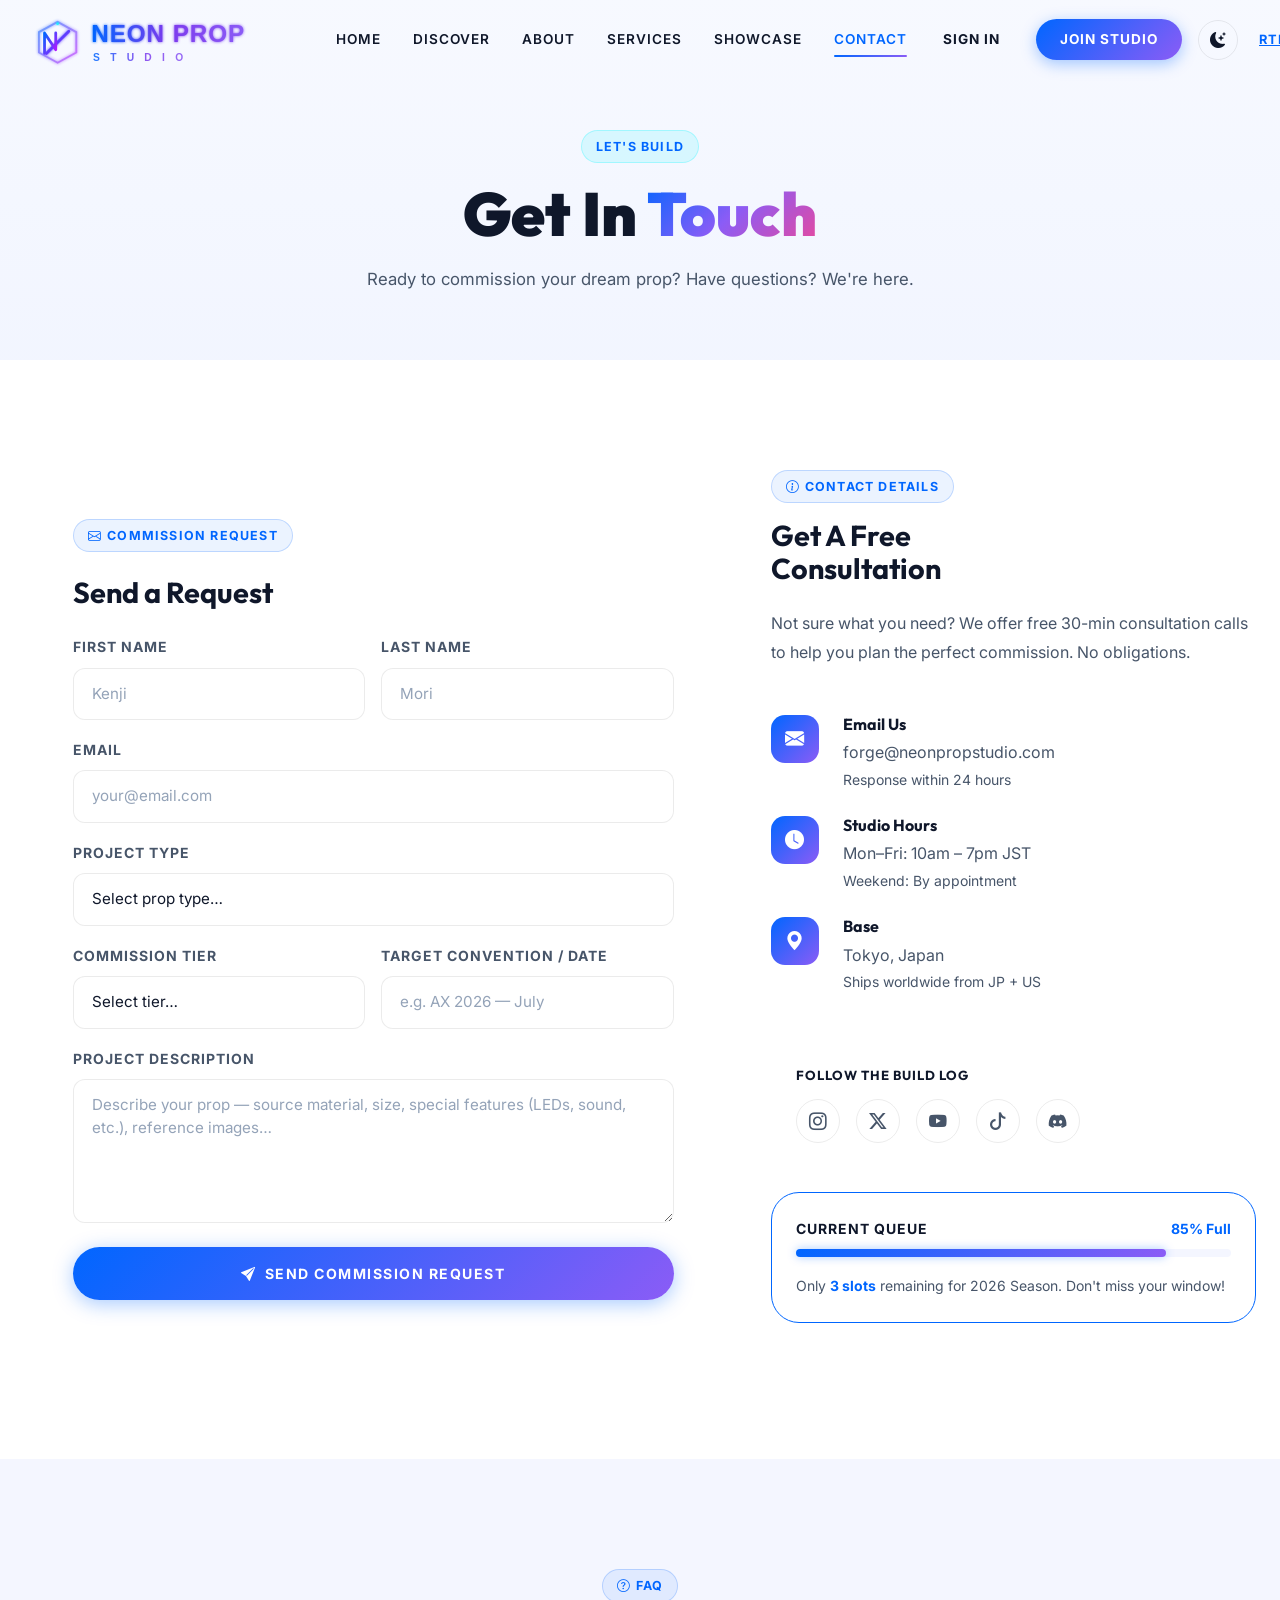
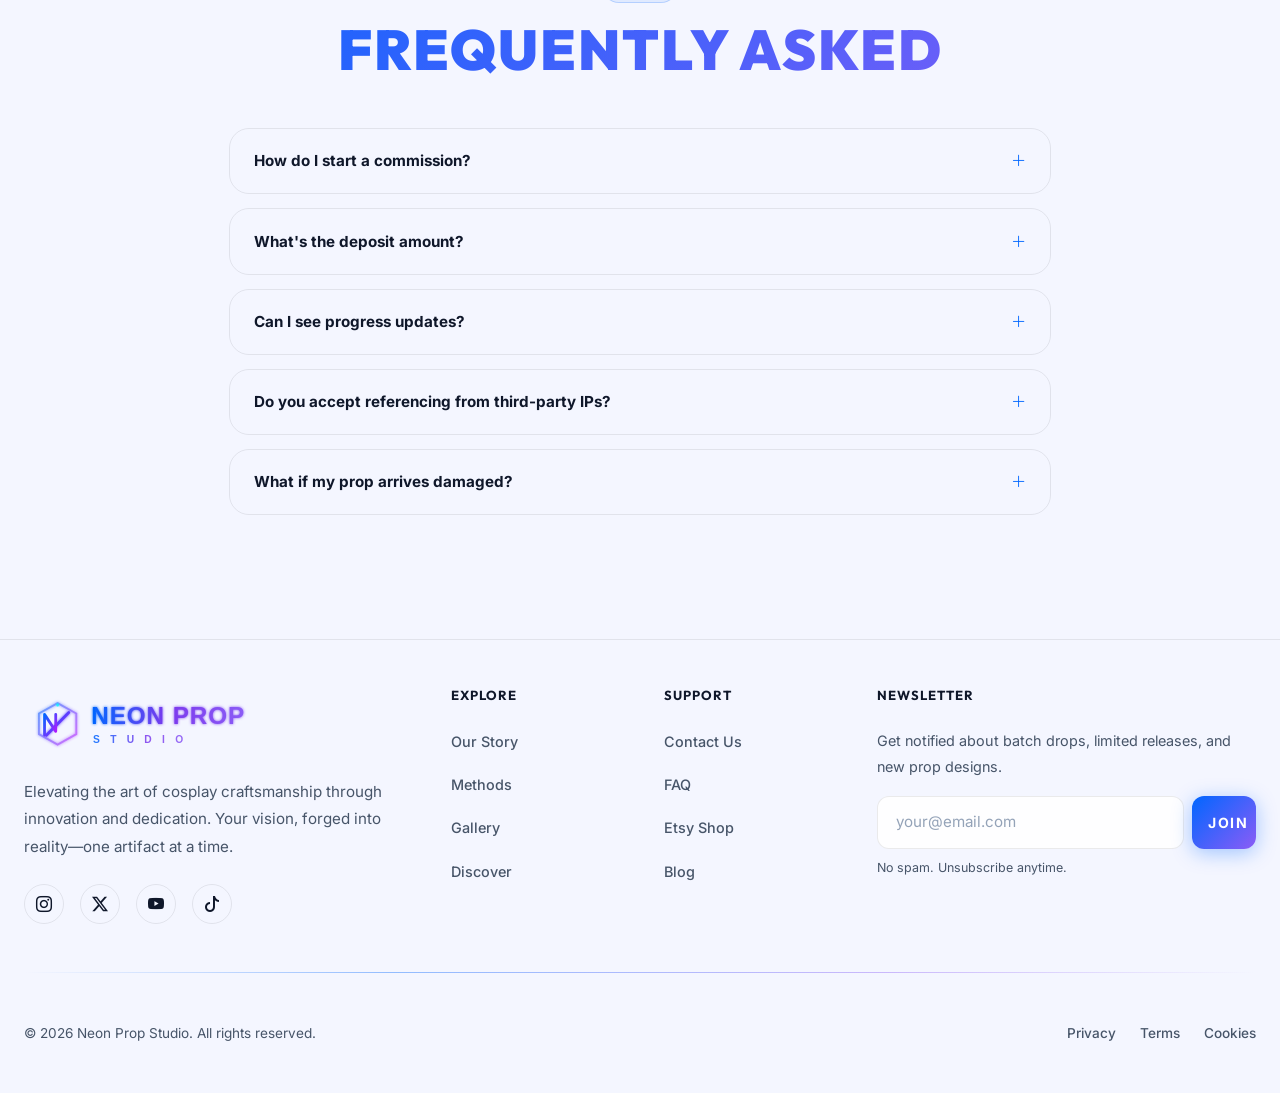
<file: pages/contact.html>
<!DOCTYPE html>
<html lang="en" dir="ltr" data-theme="dark">

<head>
    <meta charset="UTF-8">
    <meta name="viewport" content="width=device-width, initial-scale=1.0">
    <title>Contact Us | Neon Prop Studio</title>
    <link rel="icon" type="image/png" href="../assets/images/favicon.png">
    <link href="https://cdn.jsdelivr.net/npm/bootstrap@5.3.3/dist/css/bootstrap.min.css" rel="stylesheet">
    <link href="https://cdn.jsdelivr.net/npm/bootstrap-icons@1.11.3/font/bootstrap-icons.min.css" rel="stylesheet">
    <link rel="stylesheet" href="../assets/css/style.css">
    <link rel="stylesheet" href="../assets/css/dark-mode.css">
    <link rel="stylesheet" href="../assets/css/rtl.css">
    <style>
        .page-hero {
            min-height: 40vh;
            display: flex;
            align-items: center;
            position: relative;
            overflow: hidden;
            padding-top: var(--nav-height);
            background: url('https://images.unsplash.com/photo-1614850523296-d8c1af93d400?auto=format&fit=crop&q=80&w=1920') center/cover;
        }

        .page-hero::before {
            content: '';
            position: absolute;
            inset: 0;
            background: linear-gradient(to bottom, rgba(6, 10, 20, .65), rgba(6, 10, 20, .92));
        }

        [data-theme=light] .page-hero::before {
            background: linear-gradient(to bottom, rgba(240, 244, 255, .55), rgba(240, 244, 255, .88));
        }

        .page-hero .container {
            position: relative;
            z-index: 2;
        }

        .contact-info-icon {
            width: 48px;
            height: 48px;
            border-radius: 14px;
            background: var(--grad-primary);
            display: flex;
            align-items: center;
            justify-content: center;
            font-size: 1.2rem;
            color: #fff;
            flex-shrink: 0;
        }

        .social-icon-btn {
            width: 44px;
            height: 44px;
            border-radius: 50%;
            border: 1.5px solid var(--border-color);
            display: flex;
            align-items: center;
            justify-content: center;
            font-size: 1.1rem;
            color: var(--text-muted);
            transition: var(--transition-fast);
        }

        .social-icon-btn:hover {
            border-color: var(--primary-neon);
            color: var(--primary-neon);
            box-shadow: var(--shadow-glow);
            transform: translateY(-3px);
        }

        .faq-item {
            border: 1px solid var(--border-color);
            border-radius: var(--border-radius-md);
            margin-bottom: .875rem;
            overflow: hidden;
            transition: border-color .2s;
        }

        .faq-item:hover {
            border-color: var(--border-accent);
        }

        .faq-btn {
            background: transparent;
            border: none;
            padding: 1.2rem 1.5rem;
            width: 100%;
            text-align: left;
            font-weight: 700;
            color: var(--text-main);
            display: flex;
            justify-content: space-between;
            align-items: center;
            gap: 1rem;
            cursor: pointer;
            font-size: .95rem;
        }

        .faq-btn i {
            color: var(--primary-neon);
            transition: transform .3s;
            flex-shrink: 0;
        }

        .faq-btn[aria-expanded=true] i {
            transform: rotate(45deg);
        }

        .faq-body {
            padding: 0 1.5rem 1.2rem;
            color: var(--text-muted);
            font-size: .92rem;
            line-height: 1.8;
        }

        @media(max-width:767.98px) {
            .page-hero {
                min-height: 32vh;
            }
        }
    </style>
</head>

<body>
    <button class="scroll-top-btn" id="scrollTopBtn" aria-label="Scroll to top"><i
            class="bi bi-chevron-up"></i></button>
    <nav class="navbar navbar-expand-lg navbar-custom fixed-top">
        <div class="container">
            <a class="navbar-brand o-font fw-bold" href="../index.html">
                <img src="../assets/images/logo.svg" alt="Neon Prop Studio" height="52" class="d-block"
                    style="max-width:280px;">
            </a>
            <button class="navbar-toggler" type="button" data-bs-toggle="collapse" data-bs-target="#navContent"
                aria-expanded="false" aria-label="Toggle navigation"><i class="bi bi-list fs-2 text-neon"></i></button>
            <div class="collapse navbar-collapse" id="navContent">
                <ul class="navbar-nav mx-auto mb-2 mb-lg-0">
                    <li class="nav-item"><a class="nav-link" href="../index.html">Home</a></li>
                    <li class="nav-item"><a class="nav-link" href="../home2.html">Discover</a></li>
                    <li class="nav-item"><a class="nav-link" href="about.html">About</a></li>
                    <li class="nav-item"><a class="nav-link" href="services.html">Services</a></li>
                    <li class="nav-item"><a class="nav-link" href="showcase.html">Showcase</a></li>
                    <li class="nav-item"><a class="nav-link active" href="contact.html">Contact</a></li>
                </ul>
                <div class="d-flex align-items-center gap-3">
                    <a href="login.html" class="btn-login text-decoration-none d-none d-lg-inline-block">Sign In</a>
                    <a href="signup.html" class="btn btn-premium">Join Studio</a>
                    <button id="theme-toggle" class="btn btn-theme-toggle" aria-label="Toggle Theme"><i
                            class="bi bi-sun-fill"></i></button>
                    <button id="rtl-toggle" class="btn btn-link text-neon fw-bold px-1"
                        style="font-size:.8rem;letter-spacing:1px;" aria-label="Toggle RTL">RTL</button>
                </div>
            </div>
        </div>
    </nav>

    <main id="main-content">
        <section class="page-hero">
            <div class="container text-center">
                <div class="chip mb-3 mx-auto reveal"
                    style="width:fit-content;background:rgba(0,242,255,.12);border-color:rgba(0,242,255,.25);">Let's
                    Build</div>
                <h1 class="reveal delay-1"
                    style="font-family:'Outfit',sans-serif;font-weight:900;font-size:clamp(2.2rem,5vw,3.8rem);color:var(--text-main);margin-bottom:1rem;">
                    Get In <span
                        style="background:var(--grad-neon);-webkit-background-clip:text;-webkit-text-fill-color:transparent;background-clip:text;">Touch</span>
                </h1>
                <p class="col-lg-6 mx-auto reveal delay-2" style="color:var(--text-muted);font-size:1.05rem;">Ready
                    to commission your dream prop? Have questions? We're here.</p>
            </div>
        </section>

        <section id="contact-main" class="section-py">
            <div class="container">
                <div class="row g-5">
                    <!-- Contact Form -->
                    <div class="col-lg-7 reveal-left">
                        <div class="glass-card p-4 p-lg-5">
                            <div class="chip mb-4"><i class="bi bi-envelope"></i> Commission Request</div>
                            <h2 class="fw-bold mb-4" style="font-family:'Outfit',sans-serif;font-size:1.8rem;">Send a
                                Request</h2>
                            <form id="contactForm" class="needs-validation" novalidate>
                                <div class="row g-3">
                                    <div class="col-sm-6">
                                        <label class="form-label fw-bold small text-muted"
                                            style="text-transform:uppercase;letter-spacing:1px;">First Name</label>
                                        <input type="text" class="form-control form-control-premium" id="firstName"
                                            placeholder="Kenji" required>
                                    </div>
                                    <div class="col-sm-6">
                                        <label class="form-label fw-bold small text-muted"
                                            style="text-transform:uppercase;letter-spacing:1px;">Last Name</label>
                                        <input type="text" class="form-control form-control-premium" id="lastName"
                                            placeholder="Mori" required>
                                    </div>
                                    <div class="col-12">
                                        <label class="form-label fw-bold small text-muted"
                                            style="text-transform:uppercase;letter-spacing:1px;">Email</label>
                                        <input type="email" class="form-control form-control-premium" id="email"
                                            placeholder="your@email.com" required>
                                    </div>
                                    <div class="col-12">
                                        <label class="form-label fw-bold small text-muted"
                                            style="text-transform:uppercase;letter-spacing:1px;">Project Type</label>
                                        <select class="form-select form-control-premium" id="projectType" required>
                                            <option value="" disabled selected>Select prop type…</option>
                                            <option>Anime Sword / Blade</option>
                                            <option>Armor Set</option>
                                            <option>Helmet / Mask</option>
                                            <option>Game Replica</option>
                                            <option>Movie Prop</option>
                                            <option>LED / Electronics Build</option>
                                            <option>Collector Replica</option>
                                            <option>Prop Repair / Upgrade</option>
                                        </select>
                                    </div>
                                    <div class="col-sm-6">
                                        <label class="form-label fw-bold small text-muted"
                                            style="text-transform:uppercase;letter-spacing:1px;">Commission Tier</label>
                                        <select class="form-select form-control-premium" id="tier" required>
                                            <option value="" disabled selected>Select tier…</option>
                                            <option>Master Grade ($500+)</option>
                                            <option>Perfect Grade ($1,200+)</option>
                                            <option>Collector Grade ($2,500+)</option>
                                            <option>Not Sure — Need Advice</option>
                                        </select>
                                    </div>
                                    <div class="col-sm-6">
                                        <label class="form-label fw-bold small text-muted"
                                            style="text-transform:uppercase;letter-spacing:1px;">Target Convention /
                                            Date</label>
                                        <input type="text" class="form-control form-control-premium" id="deadline"
                                            placeholder="e.g. AX 2026 — July">
                                    </div>
                                    <div class="col-12">
                                        <label class="form-label fw-bold small text-muted"
                                            style="text-transform:uppercase;letter-spacing:1px;">Project
                                            Description</label>
                                        <textarea class="form-control form-control-premium" id="message" rows="5"
                                            placeholder="Describe your prop — source material, size, special features (LEDs, sound, etc.), reference images…"
                                            required></textarea>
                                    </div>
                                    <div class="col-12 pt-2">
                                        <button type="submit" class="btn btn-neon w-100 py-3" id="contactSubmit">
                                            <i class="bi bi-send-fill me-2"></i>Send Commission Request
                                        </button>
                                    </div>
                                </div>
                            </form>
                        </div>
                    </div>

                    <!-- Contact Info -->
                    <div class="col-lg-5 reveal-right">
                        <div class="mb-4">
                            <div class="chip mb-3"><i class="bi bi-info-circle"></i> Contact Details</div>
                            <h2 class="fw-bold mb-4" style="font-family:'Outfit',sans-serif;font-size:1.8rem;">Get A
                                Free<br>Consultation</h2>
                            <p class="text-muted mb-5">Not sure what you need? We offer free 30-min consultation calls
                                to help you plan the perfect commission. No obligations.</p>
                        </div>
                        <div class="d-flex flex-column gap-4 mb-5">
                            <div class="d-flex align-items-start gap-4">
                                <div class="contact-info-icon"><i class="bi bi-envelope-fill"></i></div>
                                <div>
                                    <h6 class="fw-bold mb-1">Email Us</h6>
                                    <p class="text-muted mb-0">forge@neonpropstudio.com</p>
                                    <p class="text-muted small mb-0">Response within 24 hours</p>
                                </div>
                            </div>
                            <div class="d-flex align-items-start gap-4">
                                <div class="contact-info-icon"><i class="bi bi-clock-fill"></i></div>
                                <div>
                                    <h6 class="fw-bold mb-1">Studio Hours</h6>
                                    <p class="text-muted mb-0">Mon–Fri: 10am – 7pm JST</p>
                                    <p class="text-muted small mb-0">Weekend: By appointment</p>
                                </div>
                            </div>
                            <div class="d-flex align-items-start gap-4">
                                <div class="contact-info-icon"><i class="bi bi-geo-alt-fill"></i></div>
                                <div>
                                    <h6 class="fw-bold mb-1">Base</h6>
                                    <p class="text-muted mb-0">Tokyo, Japan</p>
                                    <p class="text-muted small mb-0">Ships worldwide from JP + US</p>
                                </div>
                            </div>
                        </div>
                        <!-- Socials -->
                        <div class="glass-card p-4 mb-4">
                            <h6 class="fw-bold mb-3 text-uppercase" style="letter-spacing:1px;font-size:.82rem;">Follow
                                the Build Log</h6>
                            <div class="d-flex gap-3 flex-wrap">
                                <a href="#" class="social-icon-btn text-decoration-none" aria-label="Instagram"><i
                                        class="bi bi-instagram"></i></a>
                                <a href="#" class="social-icon-btn text-decoration-none" aria-label="Twitter"><i
                                        class="bi bi-twitter-x"></i></a>
                                <a href="#" class="social-icon-btn text-decoration-none" aria-label="YouTube"><i
                                        class="bi bi-youtube"></i></a>
                                <a href="#" class="social-icon-btn text-decoration-none" aria-label="TikTok"><i
                                        class="bi bi-tiktok"></i></a>
                                <a href="#" class="social-icon-btn text-decoration-none" aria-label="Discord"><i
                                        class="bi bi-discord"></i></a>
                            </div>
                        </div>
                        <!-- Queue Status -->
                        <div class="glass-card p-4" style="border-color:var(--primary-neon);">
                            <div class="d-flex justify-content-between mb-2">
                                <span class="fw-bold small text-uppercase" style="letter-spacing:1px;">Current
                                    Queue</span>
                                <span class="text-neon fw-bold small">85% Full</span>
                            </div>
                            <div class="progress mb-3" style="height:8px;">
                                <div class="progress-bar bg-neon" style="width:85%;"></div>
                            </div>
                            <p class="text-muted mb-0 small">Only <strong class="text-neon">3 slots</strong> remaining
                                for 2026 Season. Don't miss your window!</p>
                        </div>
                    </div>
                </div>
            </div>
        </section>

        <!-- FAQ -->
        <section id="faq" class="section-py bg-alt">
            <div class="container">
                <div class="text-center mb-5">
                    <div class="chip mb-3 reveal"><i class="bi bi-question-circle"></i> FAQ</div>
                    <h2 class="section-title reveal delay-1">Frequently Asked</h2>
                </div>
                <div class="col-lg-8 mx-auto">
                    <div class="faq-item reveal"><button class="faq-btn" data-bs-toggle="collapse"
                            data-bs-target="#cfaq1" aria-expanded="false">How do I start a commission?<i
                                class="bi bi-plus-lg"></i></button>
                        <div id="cfaq1" class="collapse">
                            <div class="faq-body">Fill out the form above with your project details. We'll respond
                                within 24h with a quote, timeline, and a link to schedule a free consultation call.
                            </div>
                        </div>
                    </div>
                    <div class="faq-item reveal delay-1"><button class="faq-btn" data-bs-toggle="collapse"
                            data-bs-target="#cfaq2" aria-expanded="false">What's the deposit amount?<i
                                class="bi bi-plus-lg"></i></button>
                        <div id="cfaq2" class="collapse">
                            <div class="faq-body">We require a 50% non-refundable deposit to secure your slot and
                                materials. The remaining 50% is due before shipping.</div>
                        </div>
                    </div>
                    <div class="faq-item reveal delay-2"><button class="faq-btn" data-bs-toggle="collapse"
                            data-bs-target="#cfaq3" aria-expanded="false">Can I see progress updates?<i
                                class="bi bi-plus-lg"></i></button>
                        <div id="cfaq3" class="collapse">
                            <div class="faq-body">Yes! Every commission gets a private dashboard link with weekly photo
                                updates and build log notes.</div>
                        </div>
                    </div>
                    <div class="faq-item reveal delay-3"><button class="faq-btn" data-bs-toggle="collapse"
                            data-bs-target="#cfaq4" aria-expanded="false">Do you accept referencing from third-party
                            IPs?<i class="bi bi-plus-lg"></i></button>
                        <div id="cfaq4" class="collapse">
                            <div class="faq-body">We build for personal cosplay and display use only. All props are
                                clearly labeled as fan-made recreations and are not for commercial resale.</div>
                        </div>
                    </div>
                    <div class="faq-item reveal delay-4"><button class="faq-btn" data-bs-toggle="collapse"
                            data-bs-target="#cfaq5" aria-expanded="false">What if my prop arrives damaged?<i
                                class="bi bi-plus-lg"></i></button>
                        <div id="cfaq5" class="collapse">
                            <div class="faq-body">All shipments are fully insured. If damage occurs in transit, we'll
                                either repair at our cost or provide a full refund — no questions asked.</div>
                        </div>
                    </div>
                </div>
            </div>
        </section>
    </main>

    <footer class="footer py-5">
        <div class="container">
            <div class="row g-5">
                <div class="col-lg-4 col-md-6">
                    <a href="../index.html" class="text-decoration-none d-inline-block mb-3">
                        <img src="../assets/images/logo.svg" alt="Neon Prop Studio" height="60" style="max-width:280px;">
                    </a>
                    <p class="text-muted mb-4" style="font-size:0.95rem;">Elevating the art of cosplay craftsmanship
                        through innovation and dedication. Your vision, forged into reality—one artifact at a time.</p>
                    <div class="d-flex gap-3">
                        <a href="#" class="btn btn-theme-toggle" aria-label="Instagram"><i
                                class="bi bi-instagram"></i></a>
                        <a href="#" class="btn btn-theme-toggle" aria-label="Twitter"><i
                                class="bi bi-twitter-x"></i></a>
                        <a href="#" class="btn btn-theme-toggle" aria-label="YouTube"><i class="bi bi-youtube"></i></a>
                        <a href="#" class="btn btn-theme-toggle" aria-label="TikTok"><i class="bi bi-tiktok"></i></a>
                    </div>
                </div>
                <div class="col-6 col-md-3 col-lg-2">
                    <h6 class="fw-bold mb-4 text-uppercase" style="letter-spacing:1px;font-size:0.82rem;">Explore</h6>
                    <ul class="list-unstyled">
                        <li class="mb-3"><a href="about.html" class="footer-link">Our Story</a></li>
                        <li class="mb-3"><a href="services.html" class="footer-link">Methods</a></li>
                        <li class="mb-3"><a href="showcase.html" class="footer-link">Gallery</a></li>
                        <li class="mb-3"><a href="home2.html" class="footer-link">Discover</a></li>
                    </ul>
                </div>
                <div class="col-6 col-md-3 col-lg-2">
                    <h6 class="fw-bold mb-4 text-uppercase" style="letter-spacing:1px;font-size:0.82rem;">Support</h6>
                    <ul class="list-unstyled">
                        <li class="mb-3"><a href="contact.html" class="footer-link">Contact Us</a></li>
                        <li class="mb-3"><a href="contact.html#faq" class="footer-link">FAQ</a></li>
                        <li class="mb-3"><a href="https://etsy.com" class="footer-link" target="_blank">Etsy Shop</a>
                        </li>
                        <li class="mb-3"><a href="coming-soon.html" class="footer-link">Blog</a></li>
                    </ul>
                </div>
                <div class="col-md-6 col-lg-4">
                    <h6 class="fw-bold mb-4 text-uppercase" style="letter-spacing:1px;font-size:0.82rem;">Newsletter
                    </h6>
                    <p class="text-muted mb-3" style="font-size:0.9rem;">Get notified about batch drops, limited
                        releases, and new prop designs.</p>
                    <form class="needs-validation" novalidate>
                        <div class="d-flex gap-2">
                            <input type="email" class="form-control-premium form-control flex-grow-1"
                                placeholder="your@email.com" required aria-label="Email address">
                            <button class="btn btn-neon px-3" type="submit"
                                style="border-radius:var(--border-radius-sm);white-space:nowrap;">Join</button>
                        </div>
                    </form>
                    <p class="text-muted mt-2" style="font-size:0.78rem;">No spam. Unsubscribe anytime.</p>
                </div>
            </div>
            <hr class="divider-gradient my-5">
            <div class="d-flex flex-wrap justify-content-between align-items-center gap-3 text-muted"
                style="font-size:0.85rem;">
                <p class="mb-0">&copy; 2026 Neon Prop Studio. All rights reserved.</p>
                <div class="d-flex gap-4">
                    <a href="#" class="footer-link" style="font-size:0.85rem;">Privacy</a>
                    <a href="#" class="footer-link" style="font-size:0.85rem;">Terms</a>
                    <a href="#" class="footer-link" style="font-size:0.85rem;">Cookies</a>
                </div>
            </div>
        </div>
    </footer>
    <div class="toast-container position-fixed bottom-0 end-0 p-3">
        <div id="authToast" class="toast align-items-center text-white border-0" role="alert" aria-live="assertive"
            aria-atomic="true" style="background:var(--grad-primary);">
            <div class="d-flex">
                <div class="toast-body" id="toastMessage">Message sent!</div><button type="button"
                    class="btn-close btn-close-white me-2 m-auto" data-bs-dismiss="toast" aria-label="Close"></button>
            </div>
        </div>
    </div>
    <script src="https://cdn.jsdelivr.net/npm/bootstrap@5.3.3/dist/js/bootstrap.bundle.min.js"></script>
    <script src="../assets/js/main.js"></script>
    <script src="../assets/js/auth.js"></script>
</body>

</html>
</file>
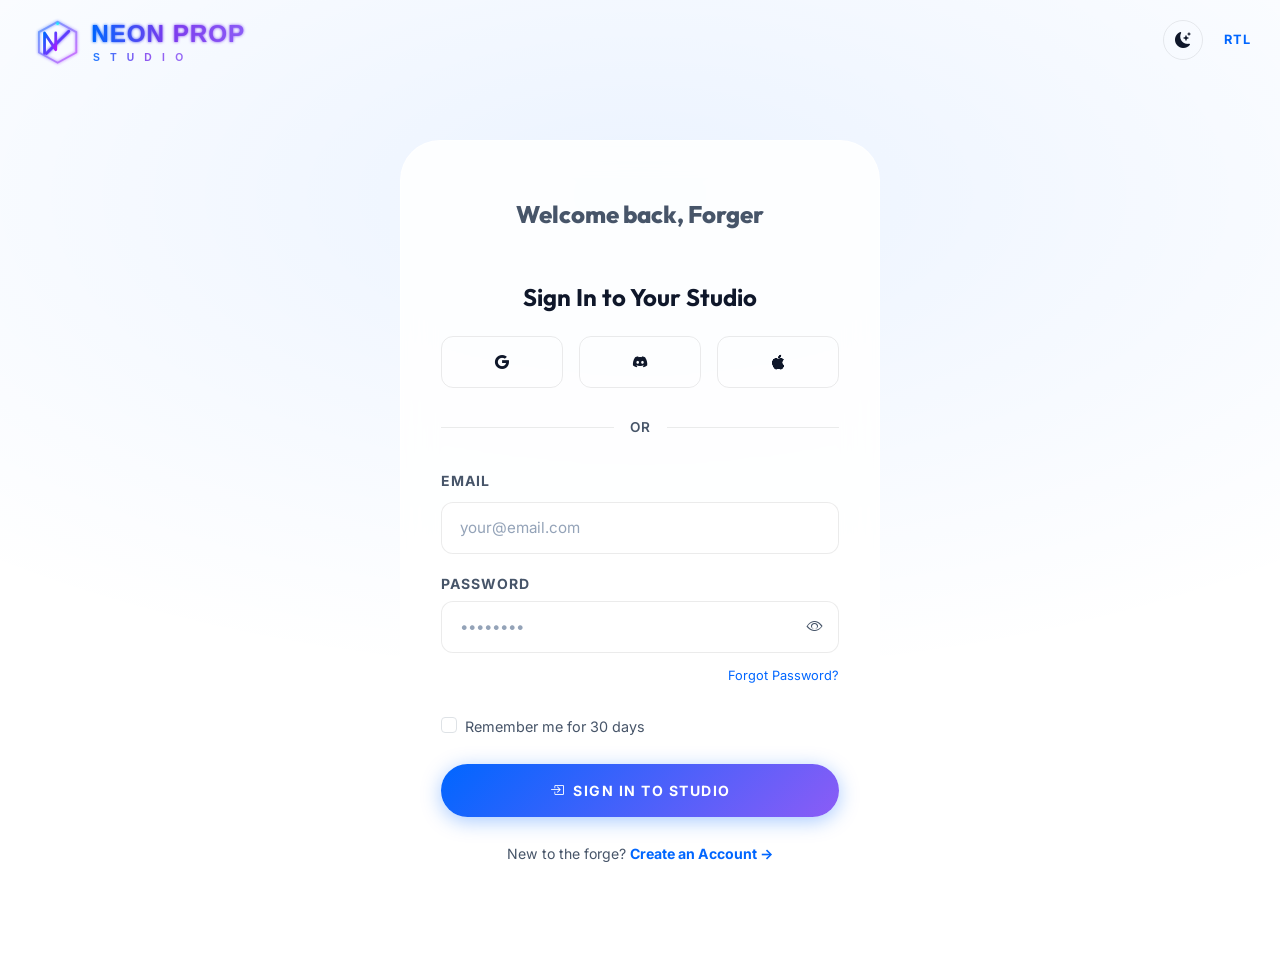
<file: pages/login.html>
<!DOCTYPE html>
<html lang="en" dir="ltr" data-theme="dark">

<head>
    <meta charset="UTF-8">
    <meta name="viewport" content="width=device-width, initial-scale=1.0">
    <title>Sign In | Neon Prop Studio</title>
    <link rel="icon" type="image/png" href="../assets/images/favicon.png">
    <link href="https://cdn.jsdelivr.net/npm/bootstrap@5.3.3/dist/css/bootstrap.min.css" rel="stylesheet">
    <link href="https://cdn.jsdelivr.net/npm/bootstrap-icons@1.11.3/font/bootstrap-icons.min.css" rel="stylesheet">
    <link rel="stylesheet" href="../assets/css/style.css">
    <link rel="stylesheet" href="../assets/css/dark-mode.css">
    <link rel="stylesheet" href="../assets/css/rtl.css">
    <style>
        body {
            min-height: 100vh;
            display: flex;
            flex-direction: column;
        }

        .auth-wrapper {
            flex: 1;
            display: flex;
            align-items: center;
            justify-content: center;
            padding: calc(var(--nav-height) + 60px) 16px 60px;
            background: radial-gradient(ellipse 80% 50% at 50% 20%, rgba(0, 102, 255, .08), transparent);
        }

        [data-theme=dark] .auth-wrapper {
            background: radial-gradient(ellipse 80% 50% at 50% 20%, rgba(0, 242, 255, .05), transparent);
        }

        .auth-card {
            width: 100%;
            max-width: 480px;
            border-radius: var(--border-radius-xl);
            padding: 3rem 2.5rem;
        }

        .divider-or {
            display: flex;
            align-items: center;
            gap: 1rem;
            color: var(--text-muted);
            font-size: .85rem;
            font-weight: 600;
            text-transform: uppercase;
            letter-spacing: 1px;
            margin: 1.75rem 0;
        }

        .divider-or::before,
        .divider-or::after {
            content: '';
            flex: 1;
            height: 1px;
            background: var(--border-color);
        }

        .btn-social {
            width: 100%;
            padding: 13px;
            border: 1.5px solid var(--border-color);
            border-radius: var(--border-radius-sm);
            background: transparent;
            color: var(--text-main);
            font-weight: 600;
            font-size: .9rem;
            transition: var(--transition-fast);
        }

        .btn-social:hover {
            border-color: var(--primary-neon);
            color: var(--primary-neon);
            background: rgba(0, 102, 255, .05);
        }

        @media(max-width:767.98px) {
            .auth-wrapper {
                padding: calc(var(--nav-height) + 60px) 16px 40px;
                align-items: flex-start;
            }
            .auth-card {
                padding: 2rem 1.5rem;
                border-radius: var(--border-radius-lg);
            }
        }

        @media(max-width:400px) {
            .auth-wrapper {
                padding: calc(var(--nav-height) + 40px) 12px 30px;
            }
            .auth-card {
                padding: 1.5rem 1.25rem;
                border-radius: var(--border-radius-md);
            }
        }
    </style>
</head>

<body>
    <button class="scroll-top-btn" id="scrollTopBtn" aria-label="Scroll to top"><i
            class="bi bi-chevron-up"></i></button>
    <nav class="navbar navbar-expand-lg navbar-custom fixed-top">
        <div class="container">
            <a class="navbar-brand o-font fw-bold" href="../index.html">
                <img src="../assets/images/logo.svg" alt="Neon Prop Studio" height="60" style="max-width:280px;">
            </a>
            <div class="ms-auto d-flex align-items-center gap-3">
                <button id="theme-toggle" class="btn btn-theme-toggle" aria-label="Toggle Theme"><i
                        class="bi bi-sun-fill"></i></button>
                <button id="rtl-toggle" class="btn btn-link text-neon fw-bold px-1"
                    style="font-size:.8rem;letter-spacing:1px;text-decoration: none;" aria-label="Toggle RTL">RTL</button>
            </div>
        </div>
    </nav>

    <main class="auth-wrapper" id="main-content">
        <div class="auth-card glass-card reveal">
            <!-- Logo -->
            <div class="text-center mb-5">
                <h1 class="text-muted mt-1" style="font-size:1.5rem;">Welcome back, Forger</h1>
            </div>

            <h1 class="fw-bold mb-4 text-center" style="font-family:'Outfit',sans-serif;font-size:1.5rem;">Sign In to
                Your Studio</h1>

            <!-- Social -->
             <div style="display: flex; gap: 1rem; justify-content: center;">
            <button class="btn-social d-flex align-items-center justify-content-center gap-3">
                <i class="bi bi-google"></i>
            </button>
            <button class="btn-social d-flex align-items-center justify-content-center gap-3">
                <i class="bi bi-discord"></i>
            </button>
            <button class="btn-social d-flex align-items-center justify-content-center gap-3">
                <i class="bi bi-apple"></i>
            </button>
        </div>
            <div class="divider-or">or</div>

            <!-- Login Form -->
            <form id="loginForm" class="needs-validation" novalidate>
                <div class="mb-3">
                    <label class="form-label fw-bold small text-muted"
                        style="text-transform:uppercase;letter-spacing:1px;">Email</label>
                    <input type="email" class="form-control form-control-premium" id="loginEmail"
                        placeholder="your@email.com" required autocomplete="email">
                </div>
                <div class="mb-4">
                    <label class="form-label fw-bold small text-muted mb-1"
                        style="text-transform:uppercase;letter-spacing:1px;">Password</label>
                    <div class="position-relative">
                        <input type="password" class="form-control form-control-premium pe-5" id="loginPassword"
                            placeholder="••••••••" required autocomplete="current-password">
                        <span class="position-absolute top-50 end-0 translate-middle-y me-3 toggle-password" data-target="loginPassword" style="cursor: pointer; color: var(--text-muted); z-index: 10;">
                            <i class="bi bi-eye toggle-password-icon"></i>
                        </span>
                    </div>
                    <div class="text-end mt-2">
                        <a href="#" style="font-size:.8rem;color:var(--primary-neon);">Forgot Password?</a>
                    </div>
                </div>
                <div class="form-check mb-4">
                    <input class="form-check-input" type="checkbox" id="rememberCheck">
                    <label class="form-check-label text-muted" style="font-size:.9rem;cursor:pointer;"
                        for="rememberCheck">Remember me for 30 days</label>
                </div>
                <button type="submit" class="btn btn-neon w-100 py-3 mb-4" id="loginBtn">
                    <span class="btn-text"><i class="bi bi-box-arrow-in-right me-2"></i>Sign In to Studio</span>
                    <span class="spinner-border spinner-border-sm d-none" role="status"></span>
                </button>
                <p class="text-center text-muted mb-0" style="font-size:.88rem;">
                    New to the forge? <a href="signup.html" style="color:var(--primary-neon);font-weight:700;">Create an
                        Account →</a>
                </p>
            </form>
        </div>
    </main>

    <div class="toast-container position-fixed bottom-0 end-0 p-3">
        <div id="authToast" class="toast align-items-center text-white border-0" role="alert" aria-live="assertive"
            aria-atomic="true" style="background:var(--grad-primary);">
            <div class="d-flex">
                <div class="toast-body" id="toastMessage">Welcome back!</div><button type="button"
                    class="btn-close btn-close-white me-2 m-auto" data-bs-dismiss="toast" aria-label="Close"></button>
            </div>
        </div>
    </div>
    <script src="https://cdn.jsdelivr.net/npm/bootstrap@5.3.3/dist/js/bootstrap.bundle.min.js"></script>
    <script src="../assets/js/main.js"></script>
    <script src="../assets/js/auth.js"></script>
</body>

</html>
</file>
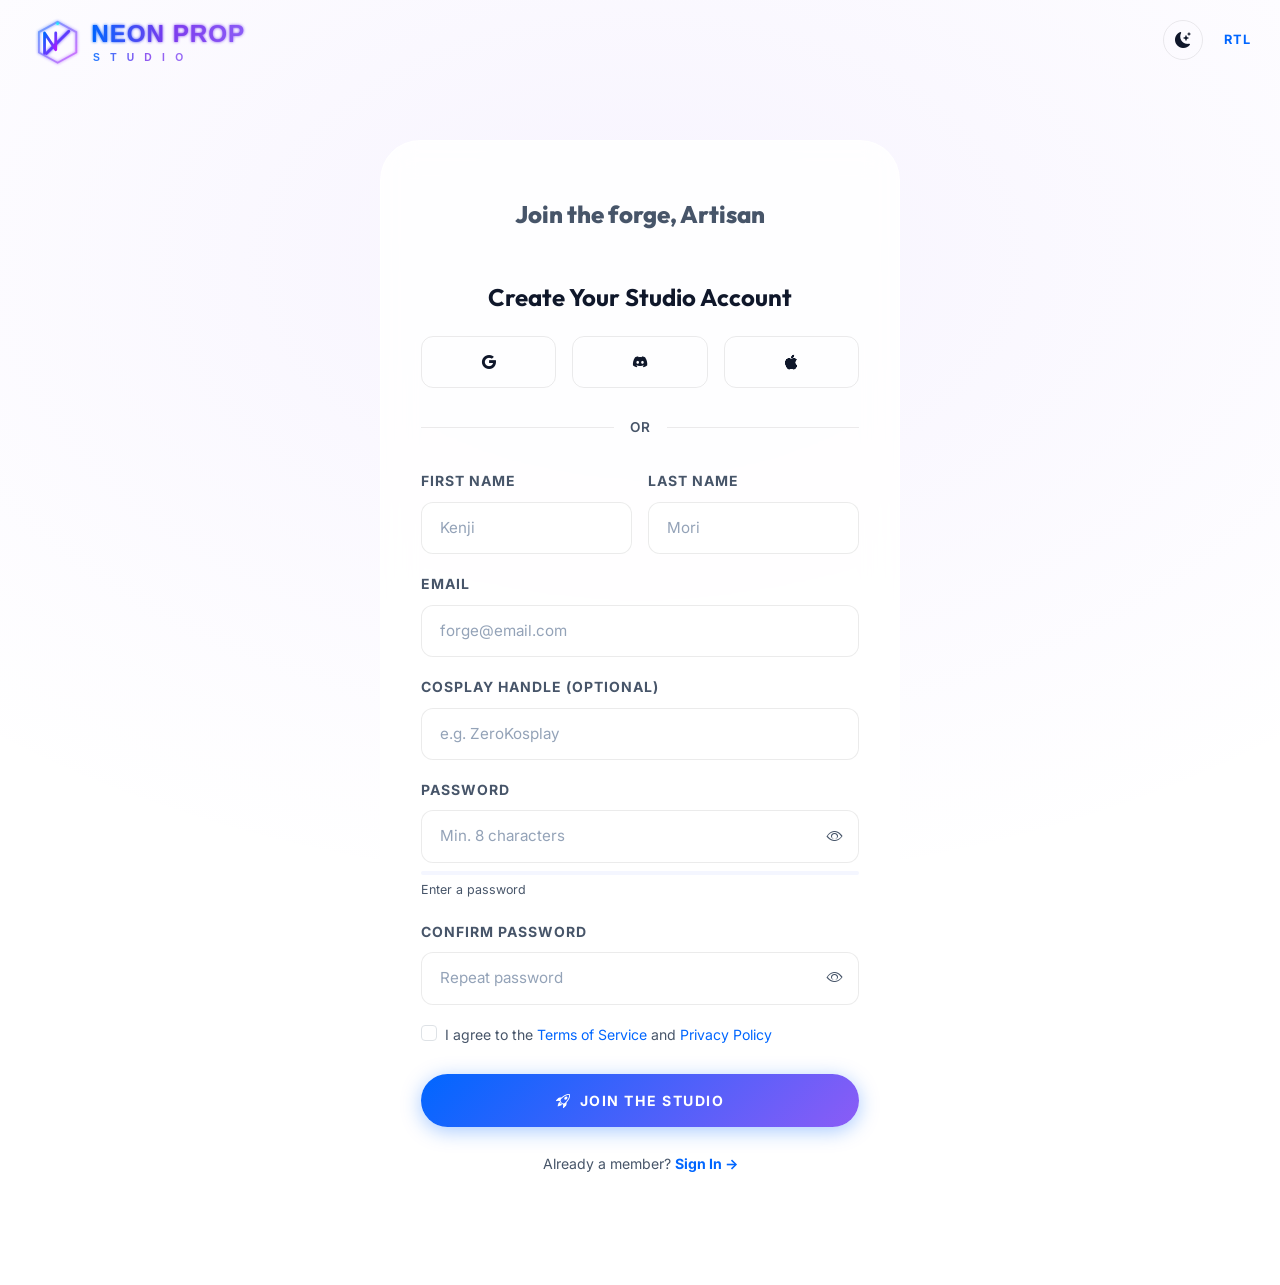
<file: pages/signup.html>
<!DOCTYPE html>
<html lang="en" dir="ltr" data-theme="dark">

<head>
    <meta charset="UTF-8">
    <meta name="viewport" content="width=device-width, initial-scale=1.0">
    <title>Create Account | Neon Prop Studio</title>
    <link rel="icon" type="image/png" href="../assets/images/favicon.png">
    <link href="https://cdn.jsdelivr.net/npm/bootstrap@5.3.3/dist/css/bootstrap.min.css" rel="stylesheet">
    <link href="https://cdn.jsdelivr.net/npm/bootstrap-icons@1.11.3/font/bootstrap-icons.min.css" rel="stylesheet">
    <link rel="stylesheet" href="../assets/css/style.css">
    <link rel="stylesheet" href="../assets/css/dark-mode.css">
    <link rel="stylesheet" href="../assets/css/rtl.css">
    <style>
        body {
            min-height: 100vh;
            display: flex;
            flex-direction: column;
        }

        .auth-wrapper {
            flex: 1;
            display: flex;
            align-items: center;
            justify-content: center;
            padding: calc(var(--nav-height) + 60px) 16px 60px;
            background: radial-gradient(ellipse 80% 50% at 50% 20%, rgba(139, 92, 246, .07), transparent);
        }

        [data-theme=dark] .auth-wrapper {
            background: radial-gradient(ellipse 80% 50% at 50% 20%, rgba(188, 19, 254, .04), transparent);
        }

        .auth-card {
            width: 100%;
            max-width: 520px;
            border-radius: var(--border-radius-xl);
            padding: 3rem 2.5rem;
        }

        .divider-or {
            display: flex;
            align-items: center;
            gap: 1rem;
            color: var(--text-muted);
            font-size: .85rem;
            font-weight: 600;
            text-transform: uppercase;
            letter-spacing: 1px;
            margin: 1.75rem 0;
        }

        .divider-or::before,
        .divider-or::after {
            content: '';
            flex: 1;
            height: 1px;
            background: var(--border-color);
        }

        .btn-social {
            width: 100%;
            padding: 13px;
            border: 1.5px solid var(--border-color);
            border-radius: var(--border-radius-sm);
            background: transparent;
            color: var(--text-main);
            font-weight: 600;
            font-size: .9rem;
            transition: var(--transition-fast);
        }

        .btn-social:hover {
            border-color: var(--primary-neon);
            color: var(--primary-neon);
            background: rgba(0, 102, 255, .05);
        }

        .pwd-strength {
            height: 4px;
            border-radius: 4px;
            background: var(--bg-alt);
            overflow: hidden;
            margin-top: 6px;
        }

        .pwd-bar {
            height: 100%;
            width: 0;
            border-radius: 4px;
            transition: width .35s, background .35s;
        }

        @media(max-width:575.98px) {
            .auth-wrapper {
                padding: calc(var(--nav-height) + 60px) 16px 40px;
                align-items: flex-start;
            }
            .auth-card {
                padding: 2rem 1.5rem;
                border-radius: var(--border-radius-lg);
            }
        }
    </style>
</head>

<body>
    <button class="scroll-top-btn" id="scrollTopBtn" aria-label="Scroll to top"><i
            class="bi bi-chevron-up"></i></button>
    <nav class="navbar navbar-expand-lg navbar-custom fixed-top">
        <div class="container">
            <a class="navbar-brand o-font fw-bold" href="../index.html">
                <img src="../assets/images/logo.svg" alt="Neon Prop Studio" height="60" style="max-width:280px;">
            </a>
            <div class="ms-auto d-flex align-items-center gap-3">
                <button id="theme-toggle" class="btn btn-theme-toggle" aria-label="Toggle Theme"><i
                        class="bi bi-sun-fill"></i></button>
                <button id="rtl-toggle" class="btn btn-link text-neon fw-bold px-1"
                    style="font-size:.8rem;letter-spacing:1px; text-decoration: none;" aria-label="Toggle RTL">RTL</button>
            </div>
        </div>
    </nav>

    <main class="auth-wrapper" id="main-content">
        <div class="auth-card glass-card reveal">
            <!-- Logo -->
            <div class="text-center mb-5">
                <h1 class="text-muted mt-1" style="font-size:1.5rem;">Join the forge, Artisan</h1>
            </div>

            <h1 class="fw-bold mb-4 text-center" style="font-family:'Outfit',sans-serif;font-size:1.5rem;">Create Your
                Studio Account</h1>

            <!-- Social -->
             <div style="display: flex; gap: 1rem; justify-content: center;">
            <button class="btn-social d-flex align-items-center justify-content-center gap-3">
                <i class="bi bi-google"></i>
            </button>
            <button class="btn-social d-flex align-items-center justify-content-center gap-3">
                <i class="bi bi-discord"></i>
            </button>
            <button class="btn-social d-flex align-items-center justify-content-center gap-3">
                <i class="bi bi-apple"></i>
            </button>
        </div>

            <div class="divider-or">or</div>

            <!-- Signup Form -->
            <form id="signupForm" class="needs-validation" novalidate>
                <div class="row g-3">
                    <div class="col-sm-6">
                        <label class="form-label fw-bold small text-muted"
                            style="text-transform:uppercase;letter-spacing:1px;">First Name</label>
                        <input type="text" class="form-control form-control-premium" id="signupFirst"
                            placeholder="Kenji" required autocomplete="given-name">
                    </div>
                    <div class="col-sm-6">
                        <label class="form-label fw-bold small text-muted"
                            style="text-transform:uppercase;letter-spacing:1px;">Last Name</label>
                        <input type="text" class="form-control form-control-premium" id="signupLast" placeholder="Mori"
                            required autocomplete="family-name">
                    </div>
                    <div class="col-12">
                        <label class="form-label fw-bold small text-muted"
                            style="text-transform:uppercase;letter-spacing:1px;">Email</label>
                        <input type="email" class="form-control form-control-premium" id="signupEmail"
                            placeholder="forge@email.com" required autocomplete="email">
                    </div>
                    <div class="col-12">
                        <label class="form-label fw-bold small text-muted"
                            style="text-transform:uppercase;letter-spacing:1px;">Cosplay Handle (optional)</label>
                        <input type="text" class="form-control form-control-premium" id="signupHandle"
                            placeholder="e.g. ZeroKosplay">
                    </div>
                    <div class="col-12">
                        <label class="form-label fw-bold small text-muted"
                            style="text-transform:uppercase;letter-spacing:1px;">Password</label>
                        <div class="position-relative">
                            <input type="password" class="form-control form-control-premium pe-5" id="signupPassword"
                                placeholder="Min. 8 characters" minlength="8" required autocomplete="new-password">
                            <span class="position-absolute top-50 end-0 translate-middle-y me-3 toggle-password" data-target="signupPassword" style="cursor: pointer; color: var(--text-muted); z-index: 10;">
                                <i class="bi bi-eye toggle-password-icon"></i>
                            </span>
                        </div>
                        <div class="pwd-strength mt-2">
                            <div class="pwd-bar" id="pwdBar"></div>
                        </div>
                        <p class="text-muted mt-1 mb-0" style="font-size:.78rem;" id="pwdStrengthLabel">Enter a password
                        </p>
                    </div>
                    <div class="col-12">
                        <label class="form-label fw-bold small text-muted"
                            style="text-transform:uppercase;letter-spacing:1px;">Confirm Password</label>
                        <div class="position-relative">
                            <input type="password" class="form-control form-control-premium pe-5" id="signupConfirm"
                                placeholder="Repeat password" required autocomplete="new-password">
                            <span class="position-absolute top-50 end-0 translate-middle-y me-3 toggle-password" data-target="signupConfirm" style="cursor: pointer; color: var(--text-muted); z-index: 10;">
                                <i class="bi bi-eye toggle-password-icon"></i>
                            </span>
                        </div>
                    </div>
                    <div class="col-12">
                        <div class="form-check">
                            <input class="form-check-input" type="checkbox" id="termsCheck" required>
                            <label class="form-check-label text-muted" style="font-size:.88rem;cursor:pointer;"
                                for="termsCheck">
                                I agree to the <a href="#" style="color:var(--primary-neon);">Terms of Service</a> and
                                <a href="#" style="color:var(--primary-neon);">Privacy Policy</a>
                            </label>
                        </div>
                    </div>
                    <div class="col-12 pt-2">
                        <button type="submit" class="btn btn-neon w-100 py-3 mb-4" id="signupBtn">
                            <i class="bi bi-rocket-takeoff me-2"></i>Join the Studio
                        </button>
                        <p class="text-center text-muted mb-0" style="font-size:.88rem;">
                            Already a member? <a href="login.html"
                                style="color:var(--primary-neon);font-weight:700;">Sign In →</a>
                        </p>
                    </div>
                </div>
            </form>
        </div>
    </main>

    <div class="toast-container position-fixed bottom-0 end-0 p-3">
        <div id="authToast" class="toast align-items-center text-white border-0" role="alert" aria-live="assertive"
            aria-atomic="true" style="background:var(--grad-primary);">
            <div class="d-flex">
                <div class="toast-body" id="toastMessage">Account created!</div><button type="button"
                    class="btn-close btn-close-white me-2 m-auto" data-bs-dismiss="toast" aria-label="Close"></button>
            </div>
        </div>
    </div>
    <script src="https://cdn.jsdelivr.net/npm/bootstrap@5.3.3/dist/js/bootstrap.bundle.min.js"></script>
    <script src="../assets/js/main.js"></script>
    <script src="../assets/js/auth.js"></script>
    <script>
        // Password Strength Indicator
        const pwdInput = document.getElementById('signupPassword');
        const pwdBar = document.getElementById('pwdBar');
        const pwdLabel = document.getElementById('pwdStrengthLabel');
        if (pwdInput) {
            pwdInput.addEventListener('input', () => {
                const v = pwdInput.value;
                let score = 0;
                if (v.length >= 8) score++;
                if (/[A-Z]/.test(v)) score++;
                if (/[0-9]/.test(v)) score++;
                if (/[^A-Za-z0-9]/.test(v)) score++;
                const levels = [
                    { pct: '25%', color: '#ef4444', label: 'Weak' },
                    { pct: '50%', color: '#f97316', label: 'Fair' },
                    { pct: '75%', color: '#eab308', label: 'Good' },
                    { pct: '100%', color: '#22c55e', label: 'Strong' },
                ];
                if (v.length === 0) { pwdBar.style.width = '0%'; pwdLabel.textContent = 'Enter a password'; return; }
                const idx = Math.max(0, score - 1);
                pwdBar.style.width = levels[idx].pct;
                pwdBar.style.background = levels[idx].color;
                pwdLabel.textContent = 'Strength: ' + levels[idx].label;
            });
        }
    </script>
</body>

</html>
</file>
<file: assets/css/style.css>
/* 
   Neon Prop Studio — Enhanced Design System v2.0
   Modern Glassmorphism + Cyberpunk Aesthetic
   Fully Responsive: Mobile / Tablet / Desktop
*/

@import url('https://fonts.googleapis.com/css2?family=Outfit:wght@300;400;500;600;700;800;900&family=Inter:wght@300;400;500;600;700&family=Rajdhani:wght@500;600;700&display=swap');

/* ================================
   1. DESIGN TOKENS (CSS Variables)
================================ */
:root {
    /* Light Mode — Base Colors */
    --primary-neon: #0066FF;
    --primary-glow: rgba(0, 102, 255, 0.35);
    --secondary-neon: #8B5CF6;
    --secondary-glow: rgba(139, 92, 246, 0.35);
    --accent-cyan: #06B6D4;
    --accent-pink: #EC4899;
    --accent-gold: #F59E0B;

    --bg-main: #FFFFFF;
    --bg-alt: #F4F6FF;
    --bg-card: rgba(255, 255, 255, 0.85);
    --bg-section-alt: #EEF2FF;
    --text-main: #0F172A;
    --text-muted: #475569;
    --text-subtle: #94A3B8;
    --border-color: rgba(0, 0, 0, 0.08);
    --border-accent: rgba(0, 102, 255, 0.2);

    --glass-bg: rgba(255, 255, 255, 0.6);
    --glass-border: rgba(255, 255, 255, 0.5);
    --glass-shadow: 0 8px 32px rgba(0, 0, 0, 0.1);
    --nav-scrolled-bg: rgba(240, 244, 255, 0.92);

    /* Gradients */
    --grad-primary: linear-gradient(135deg, #0066FF, #8B5CF6);
    --grad-secondary: linear-gradient(135deg, #06B6D4, #0066FF);
    --grad-warm: linear-gradient(135deg, #F59E0B, #EC4899);
    --grad-neon: linear-gradient(135deg, #0066FF 0%, #8B5CF6 50%, #EC4899 100%);
    --grad-card: linear-gradient(145deg, rgba(255,255,255,0.9), rgba(255,255,255,0.6));

    /* Layout */
    --nav-height: 80px;
    --section-py: 110px;
    --container-max: 1280px;
    --border-radius-sm: 12px;
    --border-radius-md: 20px;
    --border-radius-lg: 28px;
    --border-radius-xl: 40px;

    /* Effects */
    --transition-fast: all 0.2s cubic-bezier(0.4, 0, 0.2, 1);
    --transition-smooth: all 0.35s cubic-bezier(0.4, 0, 0.2, 1);
    --transition-slow: all 0.6s cubic-bezier(0.4, 0, 0.2, 1);
    --shadow-sm: 0 4px 16px rgba(0, 0, 0, 0.06);
    --shadow-md: 0 8px 30px rgba(0, 0, 0, 0.1);
    --shadow-lg: 0 20px 60px rgba(0, 0, 0, 0.15);
    --shadow-glow: 0 0 30px rgba(0, 102, 255, 0.25);
    --shadow-glow-intense: 0 0 50px rgba(0, 102, 255, 0.4), 0 0 100px rgba(139, 92, 246, 0.2);
}

/* ================================
   2. GLOBAL RESETS & BASE
================================ */
*,
*::before,
*::after {
    box-sizing: border-box;
    margin: 0;
    padding: 0;
}

html {
    scroll-behavior: smooth;
    overflow-x: hidden;
}

body {
    background-color: var(--bg-main);
    color: var(--text-main);
    font-family: 'Inter', sans-serif;
    font-size: 16px;
    line-height: 1.7;
    overflow-x: hidden;
    transition: background-color 0.5s ease, color 0.4s ease;
}

/* Custom Scrollbar */
::-webkit-scrollbar { width: 6px; }
::-webkit-scrollbar-track { background: var(--bg-alt); }
::-webkit-scrollbar-thumb { background: var(--grad-primary); border-radius: 10px; }

/* ================================
   3. TYPOGRAPHY
================================ */
h1, h2, h3, h4, .o-font { font-family: 'Outfit', sans-serif; font-weight: 800; line-height: 1.15; }
h5, h6 { font-family: 'Outfit', sans-serif; font-weight: 700; }
.rajdhani { font-family: 'Rajdhani', sans-serif; }

.section-title {
    font-size: clamp(2rem, 5vw, 3.5rem);
    font-family: 'Outfit', sans-serif;
    font-weight: 900;
    background: var(--grad-primary);
    -webkit-background-clip: text;
    -webkit-text-fill-color: transparent;
    background-clip: text;
    text-transform: uppercase;
    letter-spacing: 2px;
    line-height: 1.1;
    margin-bottom: 1.5rem;
}
.section-subtitle {
    font-size: clamp(1rem, 2.5vw, 1.2rem);
    color: var(--text-muted);
    max-width: 640px;
    margin: 0 auto;
    line-height: 1.8;
    font-weight: 400;
}
.gradient-text {
    background: var(--grad-neon);
    -webkit-background-clip: text;
    -webkit-text-fill-color: transparent;
    background-clip: text;
    display: inline-block;
}
.text-neon { color: var(--primary-neon) !important; }
.text-muted { color: var(--text-muted) !important; line-height: 1.8; }

a { text-decoration: none; color: inherit; transition: var(--transition-fast); }

/* ================================
   4. NAVBAR
================================ */
.navbar-custom {
    height: var(--nav-height);
    background: transparent;
    transition: var(--transition-smooth);
    border-bottom: 1px solid transparent;
    z-index: 1050;
}

.navbar-custom.scrolled {
    height: 68px;
    background: var(--nav-scrolled-bg);
    backdrop-filter: blur(20px);
    -webkit-backdrop-filter: blur(20px);
    border-bottom: 1px solid var(--border-color);
    box-shadow: var(--shadow-md);
}

.navbar-brand {
    font-size: 1.6rem !important;
    letter-spacing: 1px;
    background: var(--grad-primary);
    -webkit-background-clip: text;
    -webkit-text-fill-color: transparent;
    background-clip: text;
    color: var(--primary-neon);
    text-shadow: none;
    filter: none;
}

/* Ensure brand is visible on all backgrounds */
[data-theme="light"] .navbar-brand {
    background: var(--grad-primary);
    -webkit-background-clip: text;
    -webkit-text-fill-color: transparent;
    background-clip: text;
    color: var(--primary-neon);
}

.nav-link {
    font-weight: 600;
    font-size: 0.85rem;
    color: var(--text-main) !important;
    position: relative;
    padding: 8px 16px !important;
    letter-spacing: 1px;
    text-transform: uppercase;
    transition: var(--transition-fast);
}
.nav-link::after {
    content: '';
    position: absolute;
    width: 0;
    height: 2px;
    bottom: 2px;
    left: 16px;
    background: var(--grad-primary);
    border-radius: 2px;
    transition: var(--transition-smooth);
}
.nav-link:hover::after,
.nav-link.active::after { width: calc(100% - 32px); }
.nav-link:hover, .nav-link.active { color: var(--primary-neon) !important; }

.navbar-toggler {
    width: 44px;
    height: 44px;
    border: 1.5px solid var(--border-accent) !important;
    border-radius: var(--border-radius-sm);
    display: flex;
    align-items: center;
    justify-content: center;
    transition: var(--transition-fast);
}
.navbar-toggler:focus { box-shadow: 0 0 0 0.2rem var(--primary-glow); }
.navbar-toggler:hover { background: var(--glass-bg); }

/* ================================
   5. MOBILE NAVBAR COLLAPSE
================================ */
@media (max-width: 991.98px) {
    /* Keep the bar itself at a fixed height — never let it grow */
    .navbar-custom {
        background: var(--nav-scrolled-bg) !important;
        backdrop-filter: blur(20px);
        -webkit-backdrop-filter: blur(20px);
        overflow: visible !important; /* let the dropdown escape */
    }

    /* The container must also allow overflow so the panel can escape */
    .navbar-custom .container {
        position: relative;
    }

    /* Drop the collapse panel BELOW the bar as an overlay */
    .navbar-collapse {
        position: absolute;
        top: 100%;          /* sits right below the navbar bar */
        left: 0;
        right: 0;
        z-index: 1049;
        background: var(--bg-main);
        backdrop-filter: blur(30px);
        -webkit-backdrop-filter: blur(30px);
        padding: 20px 24px;
        border-radius: 0 0 var(--border-radius-md) var(--border-radius-md);
        border: 1px solid var(--border-color);
        border-top: none;
        box-shadow: var(--shadow-lg);
        max-height: 80vh;
        overflow-y: auto;
    }

    .nav-link { padding: 12px 8px !important; font-size: 0.95rem; border-bottom: 1px solid var(--border-color); }
    .nav-link:last-child { border-bottom: none; }
    .nav-link::after { display: none; }
    .d-flex.align-items-center.gap-3 { flex-wrap: wrap; gap: 10px !important; margin-top: 16px; padding-top: 16px; border-top: 1px solid var(--border-color); }
}

/* ≤ 360px (very small phones — e.g. 325px) navbar fix */
@media (max-width: 360px) {
    :root { --nav-height: 60px; }

    .navbar-custom {
        height: var(--nav-height) !important;
        padding-top: 0 !important;
        padding-bottom: 0 !important;
    }

    /* tighten the container so brand + toggler fit side-by-side */
    .navbar-custom .container {
        padding-inline: 0.75rem !important;
        display: flex;
        align-items: center;
        flex-wrap: nowrap;
    }

    /* shrink the logo so it doesn't crowd out the toggle button */
    .navbar-brand {
        flex-shrink: 1;
        min-width: 0;
        margin-right: auto;
    }
    .navbar-brand img {
        height: 36px !important;
        max-width: 160px !important;
        width: auto;
    }

    /* keep toggler right-aligned and fixed size */
    .navbar-toggler {
        flex-shrink: 0;
        width: 38px !important;
        height: 38px !important;
        padding: 0 !important;
        margin-left: 8px;
    }

    /* collapsed menu — full-width, comfortable padding */
    .navbar-collapse {
        padding: 16px 12px !important;
        margin-top: 8px !important;
    }

    .nav-link { padding: 10px 6px !important; font-size: 0.9rem; }

    .d-flex.align-items-center.gap-3 {
        flex-direction: column;
        align-items: flex-start !important;
        gap: 8px !important;
        width: 100%;
    }

    .btn-premium, .btn-login {
        width: 100%;
        text-align: center;
    }
}

/* 1024px navbar alignment fix */
@media (min-width: 992px) and (max-width: 1199.98px) {
    .nav-link { padding: 8px 6px !important; font-size: 0.72rem; letter-spacing: 0.5px; }
    .btn-premium, .btn-neon { padding: 8px 20px; font-size: 0.75rem; white-space: nowrap; }
    .btn-login { padding: 6px 10px; font-size: 0.72rem; white-space: nowrap; }
    .navbar-brand img { height: 32px !important; }
    .navbar-brand { font-size: 1.3rem !important; }
    .d-flex.align-items-center.gap-3 { gap: 8px !important; }
}

.btn-login {
    color: var(--text-main);
    font-weight: 700;
    text-transform: uppercase;
    font-size: 0.85rem;
    letter-spacing: 0.5px;
    white-space: nowrap;
    transition: var(--transition-fast);
}

.btn-login:hover {
    color: var(--primary-neon);
}

/* ================================
   6. BUTTONS
================================ */
.btn-premium {
    background: var(--grad-primary);
    color: white !important;
    border: none;
    padding: 10px 24px;
    border-radius: 50px;
    font-weight: 700;
    font-size: 0.85rem;
    text-transform: uppercase;
    letter-spacing: 1px;
    white-space: nowrap;
    transition: var(--transition-smooth);
    box-shadow: 0 4px 15px var(--primary-glow);
    position: relative;
    overflow: hidden;
}
.btn-premium::after {
    content: '';
    position: absolute;
    inset: 0;
    background: linear-gradient(rgba(255,255,255,0.15), transparent);
    opacity: 0;
    transition: var(--transition-fast);
}
.btn-premium:hover { transform: translateY(-3px); box-shadow: 0 8px 30px var(--primary-glow); }
.btn-premium:hover::after { opacity: 1; }
.btn-premium:active { transform: translateY(-1px); }

.btn-neon {
    background: var(--grad-primary);
    color: white !important;
    font-weight: 700;
    text-transform: uppercase;
    letter-spacing: 1.5px;
    padding: 13px 32px;
    border-radius: 50px;
    border: none;
    box-shadow: 0 4px 20px var(--primary-glow);
    transition: var(--transition-smooth);
    font-size: 0.88rem;
    position: relative;
    overflow: hidden;
}
.btn-neon:hover { box-shadow: var(--shadow-glow-intense); transform: translateY(-3px); }

.btn-neon-outline {
    background: transparent;
    color: var(--primary-neon) !important;
    border: 2px solid var(--primary-neon);
    font-weight: 700;
    text-transform: uppercase;
    letter-spacing: 1.5px;
    padding: 11px 30px;
    border-radius: 50px;
    transition: var(--transition-smooth);
    font-size: 0.88rem;
}
.btn-neon-outline:hover { background: var(--primary-neon); color: white !important; box-shadow: var(--shadow-glow); transform: translateY(-2px); }

.btn-outline-premium {
    background: transparent;
    border: 2px solid var(--primary-neon);
    color: var(--primary-neon) !important;
    padding: 11px 28px;
    border-radius: 50px;
    font-weight: 700;
    font-size: 0.85rem;
    text-transform: uppercase;
    letter-spacing: 1px;
    transition: var(--transition-smooth);
}
.btn-outline-premium:hover { background: var(--grad-primary); color: white !important; border-color: transparent; transform: translateY(-2px); }

.btn-login {
    font-weight: 700;
    text-transform: uppercase;
    letter-spacing: 1px;
    color: var(--text-main);
    padding: 8px 20px;
    transition: var(--transition-fast);
    border-radius: 50px;
    font-size: 0.85rem;
}
.btn-login:hover { color: var(--primary-neon) !important; background: rgba(0,102,255,0.07); }

.btn-theme-toggle {
    width: 40px;
    height: 40px;
    border: 1.5px solid var(--border-color);
    color: var(--text-main);
    background: transparent;
    transition: var(--transition-fast);
    border-radius: 50%;
    display: flex;
    align-items: center;
    justify-content: center;
    font-size: 1rem;
}
.btn-theme-toggle:hover { border-color: var(--primary-neon); color: var(--primary-neon); box-shadow: var(--shadow-glow); }

/* ================================
   7. GLASS CARDS
================================ */
.glass-card {
    background: var(--bg-card);
    backdrop-filter: blur(16px);
    -webkit-backdrop-filter: blur(16px);
    border: 1px solid var(--glass-border);
    border-radius: var(--border-radius-lg);
    padding: 2rem;
    transition: var(--transition-smooth);
    position: relative;
    overflow: hidden;
}
.glass-card::before {
    content: '';
    position: absolute;
    top: 0; left: 0; right: 0;
    height: 1px;
    background: linear-gradient(90deg, transparent, var(--primary-neon), transparent);
    opacity: 0;
    transition: var(--transition-smooth);
}
.glass-card:hover { transform: translateY(-8px); border-color: var(--border-accent); box-shadow: var(--shadow-glow), var(--shadow-lg); }
.glass-card:hover::before { opacity: 1; }

.glass-card-feature {
    background: var(--bg-card);
    backdrop-filter: blur(16px);
    border: 1px solid var(--glass-border);
    border-radius: var(--border-radius-md);
    padding: 2rem 1.5rem;
    transition: var(--transition-smooth);
    text-align: center;
    height: 100%;
}
.glass-card-feature:hover { transform: translateY(-6px); box-shadow: var(--shadow-glow), var(--shadow-md); border-color: var(--border-accent); }

/* ================================
   8. SECTIONS
================================ */
.section-py { padding: var(--section-py) 0; }
.bg-alt { background: var(--bg-alt); }
.bg-alt-trigger { background: var(--bg-section-alt); }

/* ================================
   9. OVERLAY + BADGE
================================ */
.glass-overlay {
    background: linear-gradient(to top, rgba(5, 10, 30, 0.97) 0%, rgba(5, 10, 30, 0.5) 50%, transparent 100%);
    color: white !important;
    position: absolute;
    inset: 0;
    display: flex;
    flex-direction: column;
    justify-content: flex-end;
    padding: 1.75rem;
    transition: var(--transition-smooth);
}

.badge-neon {
    background: var(--grad-primary);
    color: white;
    padding: 5px 14px;
    border-radius: 50px;
    font-size: 0.7rem;
    font-weight: 700;
    text-transform: uppercase;
    letter-spacing: 1px;
}

/* ================================
   10. STATS COUNTER
================================ */
.stat-number {
    font-size: clamp(2.5rem, 5vw, 4rem);
    font-family: 'Outfit', sans-serif;
    font-weight: 900;
    background: var(--grad-primary);
    -webkit-background-clip: text;
    -webkit-text-fill-color: transparent;
    background-clip: text;
    line-height: 1;
}

/* ================================
   11. REVEAL ANIMATION
================================ */
.reveal {
    opacity: 0;
    transform: translateY(30px);
    transition: opacity 0.7s cubic-bezier(0.4,0,0.2,1), transform 0.7s cubic-bezier(0.4,0,0.2,1);
}
.reveal.animated { opacity: 1; transform: translateY(0); }
.reveal-left {
    opacity: 0;
    transform: translateX(-40px);
    transition: opacity 0.7s ease, transform 0.7s ease;
}
.reveal-left.animated { opacity: 1; transform: translateX(0); }
.reveal-right {
    opacity: 0;
    transform: translateX(40px);
    transition: opacity 0.7s ease, transform 0.7s ease;
}
.reveal-right.animated { opacity: 1; transform: translateX(0); }

/* delay helpers */
.delay-1 { transition-delay: 0.1s !important; }
.delay-2 { transition-delay: 0.2s !important; }
.delay-3 { transition-delay: 0.3s !important; }
.delay-4 { transition-delay: 0.4s !important; }
.delay-5 { transition-delay: 0.5s !important; }

/* ================================
   12. FORMS
================================ */
.form-control-premium {
    background: var(--bg-card) !important;
    border: 1.5px solid var(--border-color);
    border-radius: var(--border-radius-sm);
    padding: 14px 18px;
    color: var(--text-main) !important;
    transition: var(--transition-fast);
    font-size: 0.95rem;
    width: 100%;
}
.form-control-premium:focus {
    box-shadow: 0 0 0 3px var(--primary-glow) !important;
    border-color: var(--primary-neon) !important;
    outline: none;
}
.form-control-premium::placeholder { color: var(--text-subtle); }

/* ================================
   13. FOOTER
================================ */
.footer {
    background: var(--bg-alt);
    border-top: 1px solid var(--border-color);
    transition: var(--transition-smooth);
    margin-top: 0 !important;
}
.footer-brand { font-size: 1.5rem; }
.footer .text-muted:hover { color: var(--primary-neon) !important; }
.footer-link {
    color: var(--text-muted);
    font-size: 0.9rem;
    font-weight: 500;
    display: inline-flex;
    align-items: center;
    gap: 6px;
    transition: var(--transition-fast);
}
.footer-link:hover { color: var(--primary-neon); transform: translateX(4px); }

/* ================================
   14. SKELETON LOADER
================================ */
.skeleton {
    background: linear-gradient(90deg, var(--bg-alt) 25%, var(--bg-card) 50%, var(--bg-alt) 75%);
    background-size: 200% 100%;
    animation: skeleton-loading 1.5s infinite linear;
    border-radius: var(--border-radius-sm);
}
@keyframes skeleton-loading {
    0% { background-position: 200% 0; }
    100% { background-position: -200% 0; }
}

/* ================================
   15. PROGRESS BAR
================================ */
.progress { background: var(--bg-alt); border-radius: 10px; overflow: visible; }
.progress-bar.bg-neon { background: var(--grad-primary) !important; border-radius: 10px; box-shadow: 0 0 10px var(--primary-glow); }

/* ================================
   16. ACCESSIBILITY
================================ */
.sr-only {
    position: absolute; width: 1px; height: 1px; padding: 0; margin: -1px;
    overflow: hidden; clip: rect(0, 0, 0, 0); border: 0;
}
:focus-visible { outline: 2px solid var(--primary-neon); outline-offset: 3px; }

/* ================================
   17. DIVIDER
================================ */
.divider-gradient {
    border: none;
    height: 1px;
    background: linear-gradient(90deg, transparent, var(--primary-neon) 30%, var(--secondary-neon) 70%, transparent);
    opacity: 0.4;
    margin: 0;
}

/* ================================
   18. TAG / CHIP
================================ */
.chip {
    display: inline-flex;
    align-items: center;
    gap: 6px;
    background: rgba(0,102,255,0.08);
    border: 1px solid var(--border-accent);
    color: var(--primary-neon);
    font-size: 0.78rem;
    font-weight: 700;
    text-transform: uppercase;
    letter-spacing: 1.2px;
    padding: 5px 14px;
    border-radius: 50px;
}

/* ================================
   19. SCROLL TO TOP
================================ */
.scroll-top-btn {
    position: fixed;
    bottom: 30px;
    right: 30px;
    width: 46px;
    height: 46px;
    background: var(--grad-primary);
    color: white;
    border: none;
    border-radius: 50%;
    display: flex;
    align-items: center;
    justify-content: center;
    font-size: 1.1rem;
    cursor: pointer;
    opacity: 0;
    visibility: hidden;
    transition: var(--transition-smooth);
    box-shadow: 0 4px 20px var(--primary-glow);
    z-index: 999;
}
.scroll-top-btn.visible { opacity: 1; visibility: visible; }
.scroll-top-btn:hover { transform: translateY(-4px); box-shadow: var(--shadow-glow-intense); }

/* ================================
   20. RESPONSIVE UTILITIES
================================ */
@media (max-width: 1199.98px) {
    :root { --section-py: 90px; }
}
@media (max-width: 991.98px) {
    :root { --section-py: 70px; }
    .glass-card { padding: 1.5rem; }
}
@media (max-width: 767.98px) {
    :root { --section-py: 60px; --nav-height: 68px; }
    .glass-card { padding: 1.25rem; border-radius: var(--border-radius-md); }
    .btn-neon, .btn-premium, .btn-neon-outline { padding: 11px 24px; font-size: 0.82rem; }
}
@media (max-width: 575.98px) {
    :root { --section-py: 50px; }
}

/* Image fix for all devices */
img { max-width: 100%; height: auto; display: block; }
.img-fluid { width: 100%; height: auto; object-fit: cover; }

/* Container override */
.container { max-width: var(--container-max); padding-inline: 1.5rem; }

/* Row + gap fix for tight viewports */
@media (max-width: 575.98px) {
    .container { padding-inline: 1rem; }
    .row { --bs-gutter-x: 1rem; }
}

/* Sticky footer bottom pad for mobile */
@media (max-width: 767.98px) {
    .scroll-top-btn { right: 16px; bottom: 20px; }
}
</file>
<file: assets/css/dark-mode.css>
/* 
   Neon Prop Studio — Enhanced Dark Mode v2.0
   Applied via [data-theme="dark"] on <html>
*/

[data-theme="dark"] {
    /* ── Core Palette ── */
    --primary-neon: #00F2FF;
    --primary-glow: rgba(0, 242, 255, 0.3);
    --secondary-neon: #BC13FE;
    --secondary-glow: rgba(188, 19, 254, 0.25);
    --accent-cyan: #00F2FF;
    --accent-pink: #FF2D78;
    --accent-gold: #FFCA28;

    /* ── Surfaces ── */
    --bg-main: #060A14;
    --bg-alt: #0A0F1E;
    --bg-card: rgba(12, 18, 35, 0.9);
    --bg-section-alt: #0D1428;
    --text-main: #E8F0FF;
    --text-muted: #8BA3CC;
    --text-subtle: #4A6080;
    --border-color: rgba(0, 242, 255, 0.08);
    --border-accent: rgba(0, 242, 255, 0.2);

    --glass-bg: rgba(8, 14, 28, 0.75);
    --glass-border: rgba(0, 242, 255, 0.12);
    --glass-shadow: 0 8px 32px rgba(0, 0, 0, 0.6);
    --nav-scrolled-bg: rgba(6, 10, 20, 0.92);

    /* ── Gradients ── */
    --grad-primary: linear-gradient(135deg, #00F2FF, #BC13FE);
    --grad-secondary: linear-gradient(135deg, #00C3FF, #00F2FF);
    --grad-warm: linear-gradient(135deg, #FFCA28, #FF2D78);
    --grad-neon: linear-gradient(135deg, #00F2FF 0%, #BC13FE 50%, #FF2D78 100%);
    --grad-card: linear-gradient(145deg, rgba(12, 18, 35, 0.95), rgba(8, 14, 28, 0.8));

    /* ── Shadows ── */
    --shadow-sm: 0 4px 16px rgba(0, 0, 0, 0.4);
    --shadow-md: 0 8px 30px rgba(0, 0, 0, 0.55);
    --shadow-lg: 0 20px 60px rgba(0, 0, 0, 0.8);
    --shadow-glow: 0 0 30px rgba(0, 242, 255, 0.25);
    --shadow-glow-intense: 0 0 50px rgba(0, 242, 255, 0.4), 0 0 100px rgba(188, 19, 254, 0.2);
}

/* ── Dark Mode Component Overrides ── */
[data-theme="dark"] .navbar-custom {
    background: transparent;
}

[data-theme="dark"] .navbar-custom.scrolled {
    background: rgba(6, 10, 20, 0.94) !important;
    border-bottom-color: rgba(0, 242, 255, 0.1);
}

[data-theme="dark"] .navbar-collapse {
    background: rgba(6, 10, 20, 0.98);
    border-color: var(--glass-border);
    border-radius: 0 0 var(--border-radius-md) var(--border-radius-md);
    color: var(--text-main);
}

[data-theme="dark"] .glass-card {
    background: var(--bg-card);
    border-color: var(--glass-border);
    box-shadow: var(--glass-shadow);
}

[data-theme="dark"] .glass-card:hover {
    border-color: var(--border-accent);
    box-shadow: var(--shadow-glow), 0 20px 60px rgba(0, 0, 0, 0.7);
}

[data-theme="dark"] .footer {
    background: var(--bg-alt);
    border-top-color: var(--border-color);
}

[data-theme="dark"] .form-control-premium {
    background: rgba(12, 18, 35, 0.8) !important;
    border-color: var(--border-color) !important;
    color: var(--text-main) !important;
}

[data-theme="dark"] .form-control-premium:focus {
    border-color: var(--primary-neon) !important;
    background: rgba(12, 18, 35, 1) !important;
}

[data-theme="dark"] .skeleton {
    background: linear-gradient(90deg, #0a0f1e 25%, #111827 50%, #0a0f1e 75%);
    background-size: 200% 100%;
}

[data-theme="dark"] .progress {
    background: rgba(0, 242, 255, 0.08);
}

[data-theme="dark"] .btn-theme-toggle {
    border-color: var(--glass-border);
    color: var(--text-main);
}

[data-theme="dark"] .btn-theme-toggle:hover {
    border-color: var(--primary-neon);
    color: var(--primary-neon);
}

[data-theme="dark"] .btn-login {
    color: var(--text-main);
}

[data-theme="dark"] .btn-login:hover {
    background: rgba(0, 242, 255, 0.08);
    color: var(--primary-neon) !important;
}

[data-theme="dark"] table.table-dark {
    --bs-table-bg: transparent;
    --bs-table-border-color: var(--border-color);
}

/* Neon glow text for headings in dark mode */
[data-theme="dark"] .stat-number {
    background: var(--grad-primary);
    -webkit-background-clip: text;
    -webkit-text-fill-color: transparent;
    background-clip: text;
    filter: drop-shadow(0 0 8px rgba(0, 242, 255, 0.5));
}

/* Section backgrounds */
[data-theme="dark"] .bg-alt {
    background: var(--bg-alt);
}

[data-theme="dark"] .bg-alt-trigger {
    background: var(--bg-section-alt);
}

/* Card image hover glow effect */
[data-theme="dark"] .img-card-hover {
    filter: drop-shadow(0 0 15px rgba(0, 242, 255, 0.2));
}

/* Nav link dark highlight */
[data-theme="dark"] .nav-link {
    color: var(--text-main) !important;
}

[data-theme="dark"] .nav-link:hover,
[data-theme="dark"] .nav-link.active {
    color: var(--primary-neon) !important;
}

/* Tab divider */
[data-theme="dark"] .divider-gradient {
    background: linear-gradient(90deg, transparent, var(--primary-neon) 30%, var(--secondary-neon) 70%, transparent);
}

/* Ensure logo remains vibrant in dark mode */
[data-theme="dark"] .navbar-brand img,
[data-theme="dark"] .footer img,
[data-theme="dark"] .auth-card img,
[data-theme="dark"] img[src*="logo.svg"] {
    filter: brightness(1.2) saturate(1.1) drop-shadow(0 0 10px rgba(0, 242, 255, 0.15));
}
</file>
<file: assets/css/rtl.css>
/* 
   Neon Prop Studio — Enhanced RTL Support v2.0
   Applied via dir="rtl" on <html>
*/

[dir="rtl"] body {
    font-family: 'Inter', 'Tajawal', sans-serif;
}

/* ── Nav Overrides ── */
[dir="rtl"] .navbar-nav {
    flex-direction: row-reverse;
}

[dir="rtl"] .navbar-brand {
    margin-left: 1rem;
    margin-right: 0;
}

[dir="rtl"] .navbar-toggler {
    margin-right: auto;
    margin-left: 0;
}

/* ── Nav Link Underline ── */
[dir="rtl"] .nav-link::after {
    left: auto;
    right: 16px;
}

/* ── Text Alignment ── */
[dir="rtl"] .text-start {
    text-align: right !important;
}

[dir="rtl"] .text-end {
    text-align: left !important;
}

/* ── Flex Direction ── */
[dir="rtl"] .d-flex.gap-3,
[dir="rtl"] .d-flex.gap-4 {
    flex-direction: row-reverse;
}

[dir="rtl"] .align-items-center.d-flex {
    flex-direction: row-reverse;
}

/* ── Margins / Paddings ── */
[dir="rtl"] .ms-auto {
    margin-right: auto !important;
    margin-left: 0 !important;
}

[dir="rtl"] .me-auto {
    margin-left: auto !important;
    margin-right: 0 !important;
}

[dir="rtl"] .ms-1 {
    margin-right: 0.25rem !important;
    margin-left: 0 !important;
}

[dir="rtl"] .ms-2 {
    margin-right: 0.5rem !important;
    margin-left: 0 !important;
}

[dir="rtl"] .ms-3 {
    margin-right: 1rem !important;
    margin-left: 0 !important;
}

[dir="rtl"] .me-1 {
    margin-left: 0.25rem !important;
    margin-right: 0 !important;
}

[dir="rtl"] .me-2 {
    margin-left: 0.5rem !important;
    margin-right: 0 !important;
}

[dir="rtl"] .me-3 {
    margin-left: 1rem !important;
    margin-right: 0 !important;
}

/* ── Footer ── */
[dir="rtl"] .footer-link:hover {
    transform: translateX(-4px);
}

/* ── Footer links ── */
[dir="rtl"] .footer ul {
    padding-right: 0;
}

/* ── Form inputs ── */
[dir="rtl"] .form-control-premium,
[dir="rtl"] .form-control {
    text-align: right;
}

[dir="rtl"] .input-group {
    flex-direction: row-reverse;
}

[dir="rtl"] .input-group .btn {
    border-radius: var(--border-radius-sm) 0 0 var(--border-radius-sm) !important;
}

[dir="rtl"] .input-group .form-control {
    border-radius: 0 var(--border-radius-sm) var(--border-radius-sm) 0 !important;
}

/* ── Sidebar (Dashboard) ── */
[dir="rtl"] .dashboard-sidebar {
    right: 0;
    left: auto;
    border-left: 1px solid var(--border-color);
    border-right: none;
}

[dir="rtl"] .dashboard-main {
    margin-right: 280px;
    margin-left: 0;
}

/* ── Process step icons ── */
[dir="rtl"] .process-step {
    padding-left: 0;
    padding-right: 60px;
}

[dir="rtl"] .process-step::before {
    right: 0;
    left: auto;
}

/* ── Cards & hover ── */
[dir="rtl"] .glass-card {
    text-align: right;
}

[dir="rtl"] .glass-card .d-flex {
    flex-direction: row-reverse;
}

/* ── Bootstrap col offset ── */
[dir="rtl"] .offset-lg-1 {
    margin-right: 8.33333333%;
    margin-left: 0;
}

/* ── Icon spacing ── */
[dir="rtl"] .bi+span,
[dir="rtl"] .bi+p {
    margin-right: 0.5rem;
}

[dir="rtl"] .bi {
    margin-left: 0.4rem;
    margin-right: 0 !important;
}

/* ── mobile navbar ── */
@media (max-width: 991.98px) {
    [dir="rtl"] .navbar-collapse {
        text-align: right;
        left: 0;
        right: 0;
    }

    [dir="rtl"] .nav-link {
        text-align: right;
    }
}
</file>
